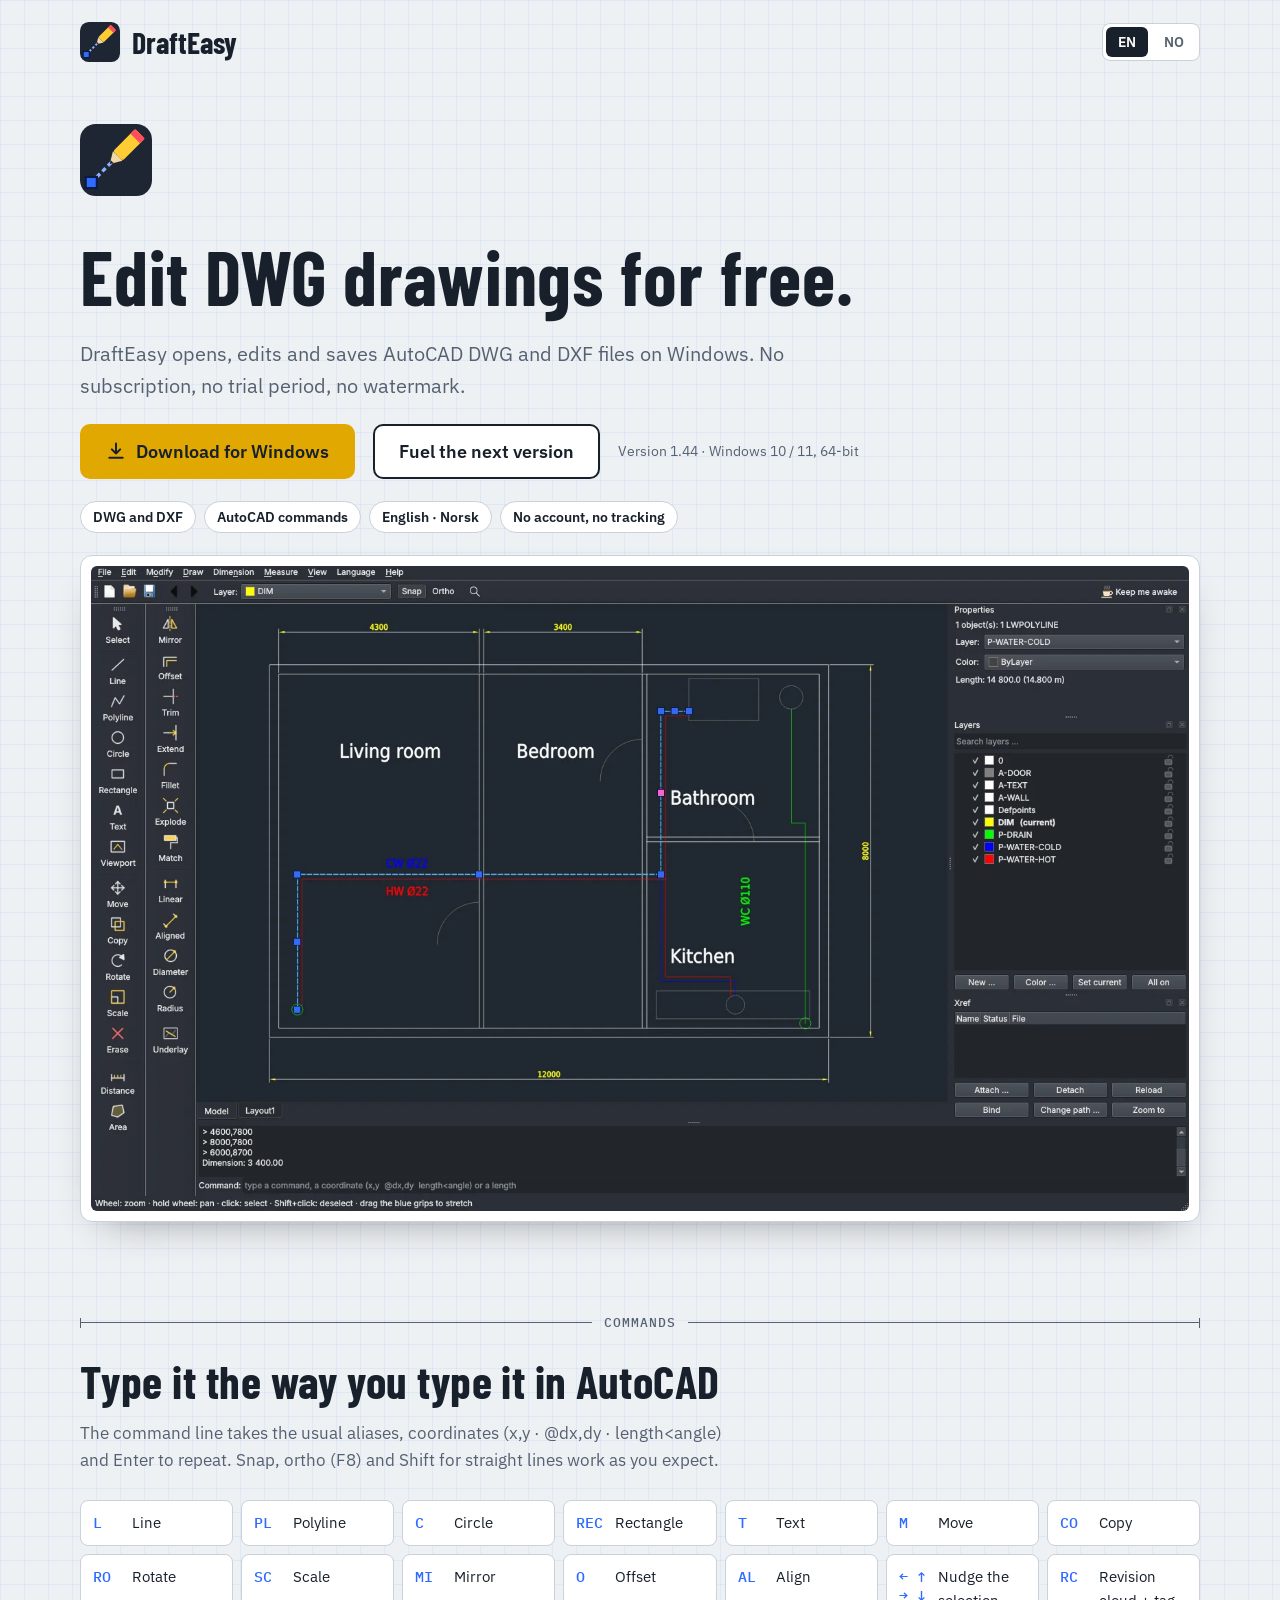
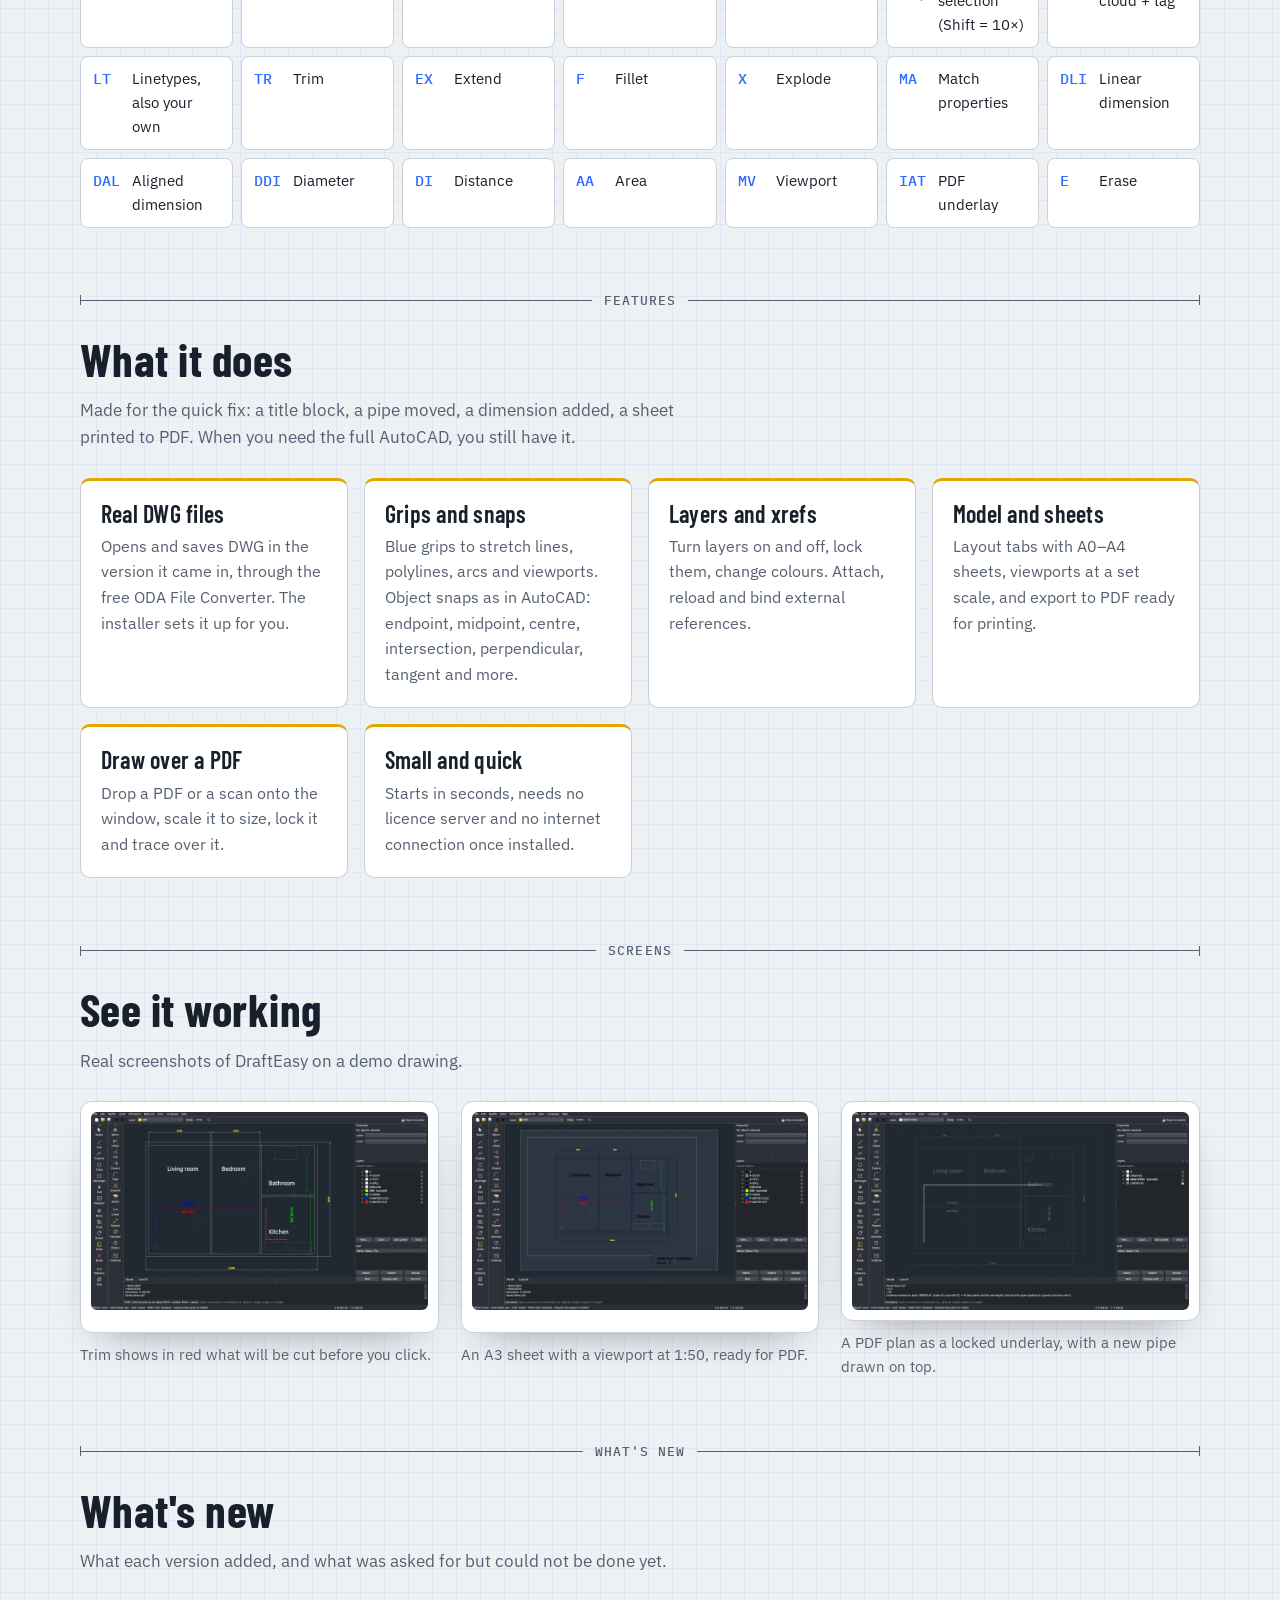
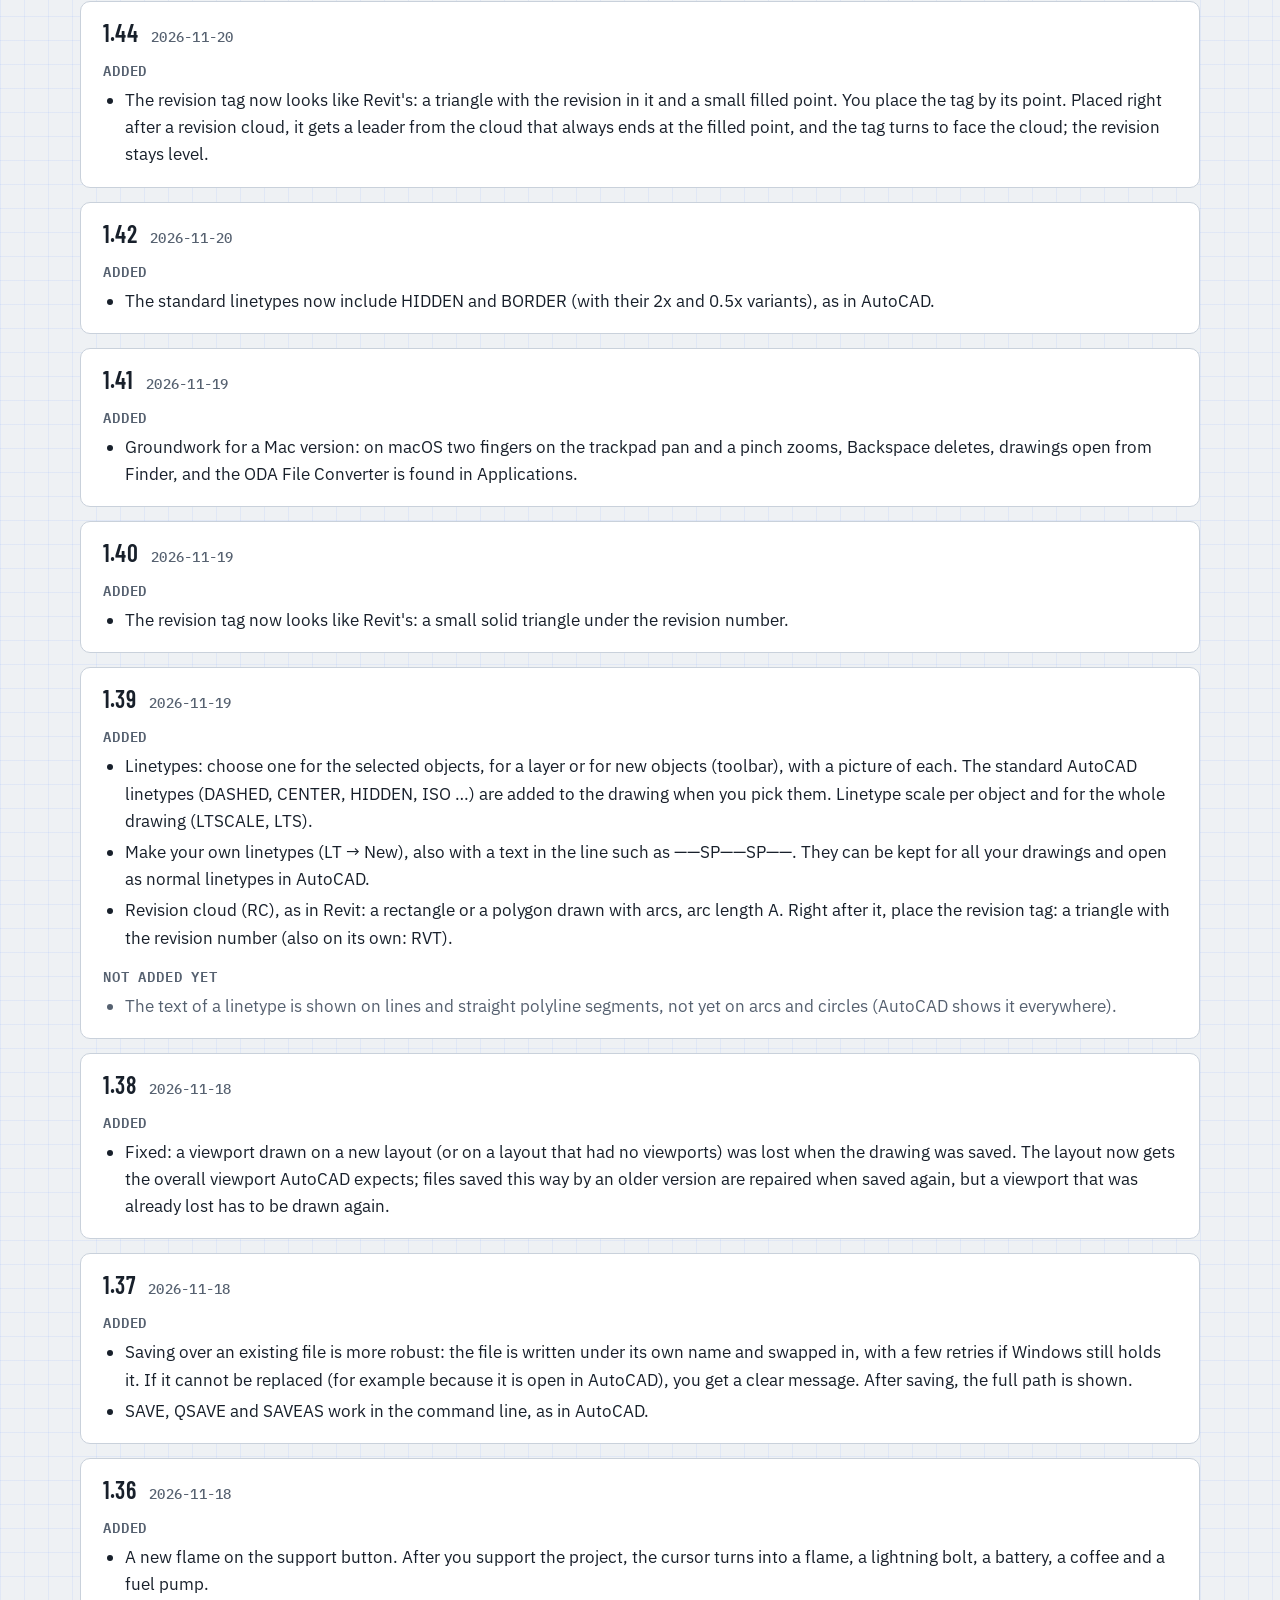
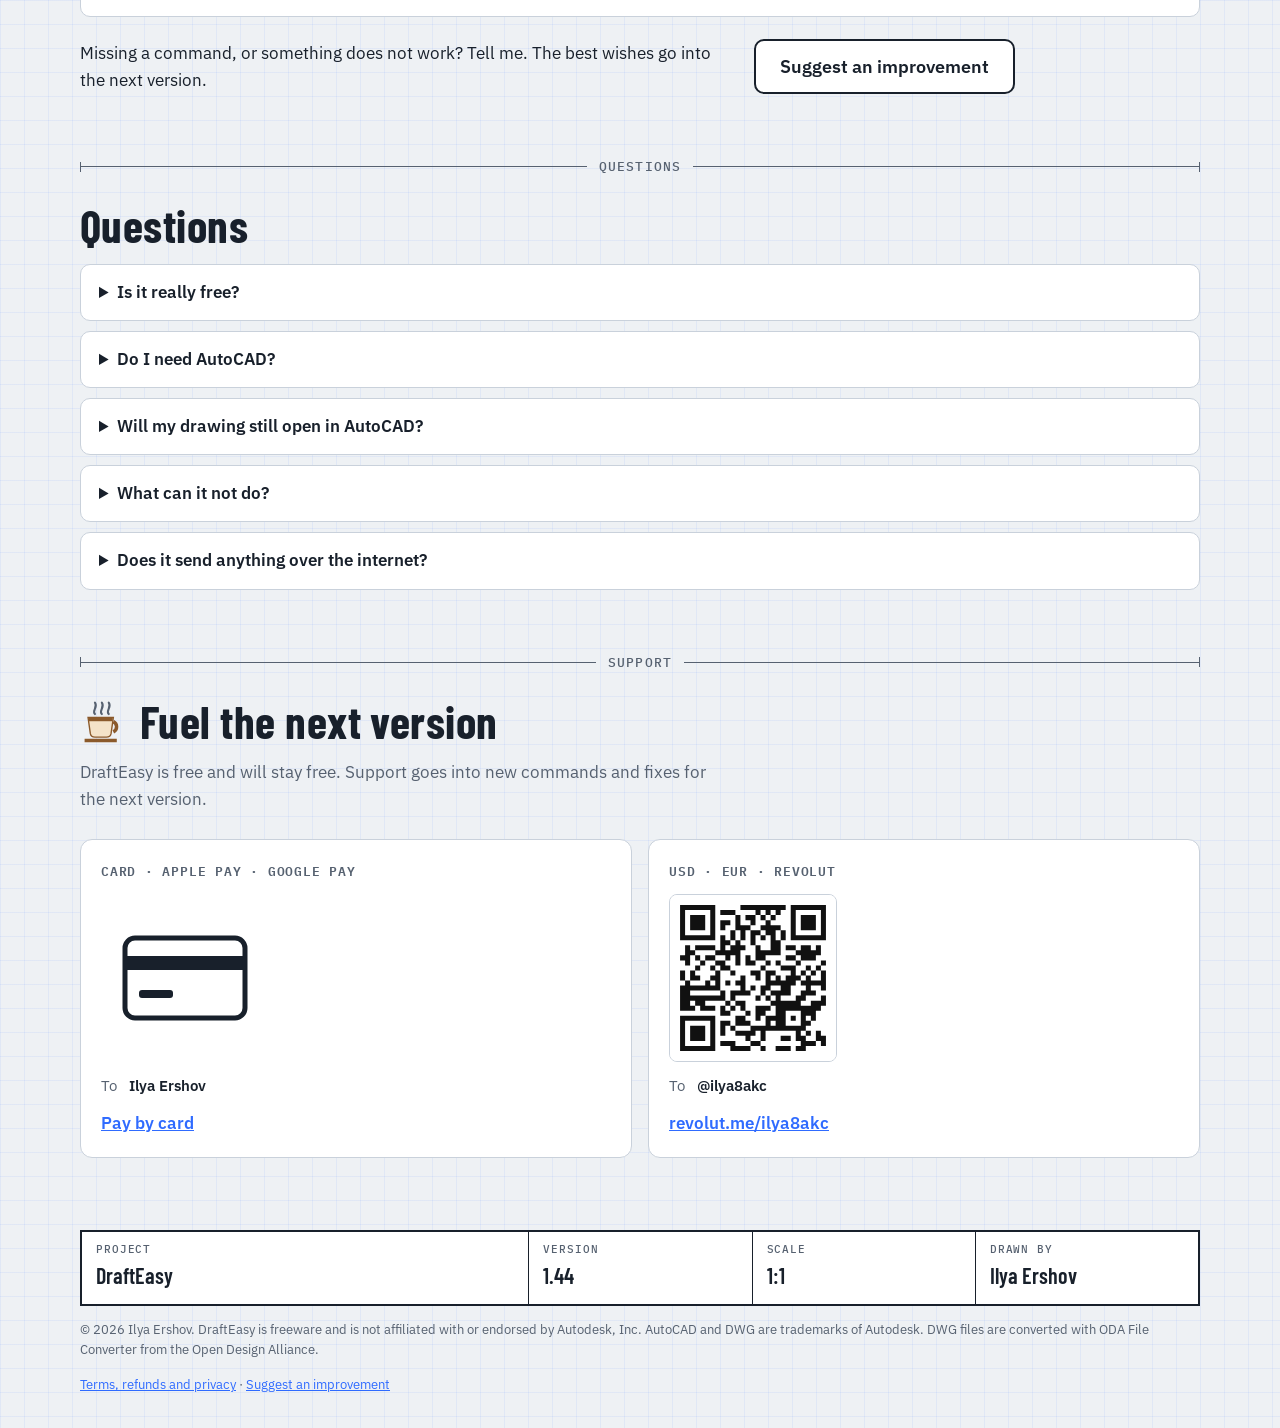
<file: index.html>
<!DOCTYPE html>
<html lang="en">
<head>
<meta charset="utf-8">
<meta name="viewport" content="width=device-width, initial-scale=1">
<title>DraftEasy · free DWG and DXF editor for Windows</title>
<meta name="description" content="DraftEasy is a free, simple DWG and DXF editor for Windows. Open, edit and save AutoCAD drawings with AutoCAD-style commands. No subscription, no trial, no watermark.">
<link rel="icon" type="image/png" href="img/icon-64.png">
<link rel="apple-touch-icon" href="img/icon-180.png">
<link rel="preconnect" href="https://fonts.googleapis.com">
<link rel="preconnect" href="https://fonts.gstatic.com" crossorigin>
<link href="https://fonts.googleapis.com/css2?family=Barlow+Condensed:wght@500;600;700&family=IBM+Plex+Sans:wght@400;500;600&family=IBM+Plex+Mono:wght@500&display=swap" rel="stylesheet">
<link rel="stylesheet" href="style.css">
</head>
<body>
<header>
  <div class="wrap">
    <nav class="crumbs"><a class="brand" href="#top"><img src="img/icon.svg" alt="" width="40" height="40">DraftEasy</a></nav>
    <div class="langs" role="group" aria-label="Language">
      <button type="button" data-lang="en" aria-pressed="true">EN</button>
      <button type="button" data-lang="no" aria-pressed="false">NO</button>
    </div>
  </div>
</header>

<main class="wrap" id="top">
  <section class="hero">
    <img class="heroicon" src="img/icon.svg" width="72" height="72" alt="">
    <h1 data-i18n="h1">Edit DWG drawings for free.</h1>
    <p class="lead" data-i18n="lead">DraftEasy opens, edits and saves AutoCAD DWG and DXF files on Windows. No subscription, no trial period, no watermark.</p>
    <div class="cta">
      <a class="btn primary" id="download" href="#">
        <svg viewBox="0 0 24 24" fill="none" stroke="currentColor" stroke-width="2.4" stroke-linecap="round" stroke-linejoin="round" aria-hidden="true"><path d="M12 3v12m0 0-5-5m5 5 5-5M4 20h16"/></svg>
        <span data-i18n="download">Download for Windows</span>
      </a>
      <a class="btn" href="#support" data-i18n="coffee-btn">Fuel the next version</a>
      <small><span data-i18n="version">Version</span> <span class="ver"></span> · Windows 10 / 11, 64-bit</small>
    </div>
    <ul class="facts">
      <li data-i18n="f1">DWG and DXF</li>
      <li data-i18n="f2">AutoCAD commands</li>
      <li data-i18n="f3">English · Norsk</li>
      <li data-i18n="f4">No account, no tracking</li>
    </ul>
    <figure class="frame">
      <img src="img/shot-model.webp" width="1600" height="940" alt="DraftEasy with a plumbing plan: a selected pipe shows its blue grips, dimensions along the walls, the Layers panel on the right." data-i18n-alt="alt-model">
    </figure>
  </section>

  <div class="dim" aria-hidden="true"><span data-i18n="d-commands">commands</span></div>
  <section id="commands">
    <h2 data-i18n="cmd-h">Type it the way you type it in AutoCAD</h2>
    <p class="intro" data-i18n="cmd-p">The command line takes the usual aliases, coordinates (x,y · @dx,dy · length&lt;angle) and Enter to repeat. Snap, ortho (F8) and Shift for straight lines work as you expect.</p>
    <div class="cmds">
      <div class="cmd"><b>L</b><span data-i18n="c-l">Line</span></div>
      <div class="cmd"><b>PL</b><span data-i18n="c-pl">Polyline</span></div>
      <div class="cmd"><b>C</b><span data-i18n="c-c">Circle</span></div>
      <div class="cmd"><b>REC</b><span data-i18n="c-rec">Rectangle</span></div>
      <div class="cmd"><b>T</b><span data-i18n="c-t">Text</span></div>
      <div class="cmd"><b>M</b><span data-i18n="c-m">Move</span></div>
      <div class="cmd"><b>CO</b><span data-i18n="c-co">Copy</span></div>
      <div class="cmd"><b>RO</b><span data-i18n="c-ro">Rotate</span></div>
      <div class="cmd"><b>SC</b><span data-i18n="c-sc">Scale</span></div>
      <div class="cmd"><b>MI</b><span data-i18n="c-mi">Mirror</span></div>
      <div class="cmd"><b>O</b><span data-i18n="c-o">Offset</span></div>
      <div class="cmd"><b>AL</b><span data-i18n="c-al">Align</span></div>
      <div class="cmd"><b>← ↑ → ↓</b><span data-i18n="c-nudge">Nudge the selection (Shift = 10×)</span></div>
      <div class="cmd"><b>RC</b><span data-i18n="c-rc">Revision cloud + tag</span></div>
      <div class="cmd"><b>LT</b><span data-i18n="c-lt">Linetypes, also your own</span></div>
      <div class="cmd"><b>TR</b><span data-i18n="c-tr">Trim</span></div>
      <div class="cmd"><b>EX</b><span data-i18n="c-ex">Extend</span></div>
      <div class="cmd"><b>F</b><span data-i18n="c-f">Fillet</span></div>
      <div class="cmd"><b>X</b><span data-i18n="c-x">Explode</span></div>
      <div class="cmd"><b>MA</b><span data-i18n="c-ma">Match properties</span></div>
      <div class="cmd"><b>DLI</b><span data-i18n="c-dli">Linear dimension</span></div>
      <div class="cmd"><b>DAL</b><span data-i18n="c-dal">Aligned dimension</span></div>
      <div class="cmd"><b>DDI</b><span data-i18n="c-ddi">Diameter</span></div>
      <div class="cmd"><b>DI</b><span data-i18n="c-di">Distance</span></div>
      <div class="cmd"><b>AA</b><span data-i18n="c-aa">Area</span></div>
      <div class="cmd"><b>MV</b><span data-i18n="c-mv">Viewport</span></div>
      <div class="cmd"><b>IAT</b><span data-i18n="c-iat">PDF underlay</span></div>
      <div class="cmd"><b>E</b><span data-i18n="c-e">Erase</span></div>
    </div>
  </section>

  <div class="dim" aria-hidden="true"><span data-i18n="d-features">features</span></div>
  <section id="features">
    <h2 data-i18n="feat-h">What it does</h2>
    <p class="intro" data-i18n="feat-p">Made for the quick fix: a title block, a pipe moved, a dimension added, a sheet printed to PDF. When you need the full AutoCAD, you still have it.</p>
    <div class="features">
      <div class="feature"><h3 data-i18n="ft1-h">Real DWG files</h3><p data-i18n="ft1-p">Opens and saves DWG in the version it came in, through the free ODA File Converter. The installer sets it up for you.</p></div>
      <div class="feature"><h3 data-i18n="ft2-h">Grips and snaps</h3><p data-i18n="ft2-p">Blue grips to stretch lines, polylines, arcs and viewports. Object snaps as in AutoCAD: endpoint, midpoint, centre, intersection, perpendicular, tangent and more.</p></div>
      <div class="feature"><h3 data-i18n="ft3-h">Layers and xrefs</h3><p data-i18n="ft3-p">Turn layers on and off, lock them, change colours. Attach, reload and bind external references.</p></div>
      <div class="feature"><h3 data-i18n="ft4-h">Model and sheets</h3><p data-i18n="ft4-p">Layout tabs with A0–A4 sheets, viewports at a set scale, and export to PDF ready for printing.</p></div>
      <div class="feature"><h3 data-i18n="ft5-h">Draw over a PDF</h3><p data-i18n="ft5-p">Drop a PDF or a scan onto the window, scale it to size, lock it and trace over it.</p></div>
      <div class="feature"><h3 data-i18n="ft6-h">Small and quick</h3><p data-i18n="ft6-p">Starts in seconds, needs no licence server and no internet connection once installed.</p></div>
    </div>
  </section>

  <div class="dim" aria-hidden="true"><span data-i18n="d-screens">screens</span></div>
  <section id="screens">
    <h2 data-i18n="scr-h">See it working</h2>
    <p class="intro" data-i18n="scr-p">Real screenshots of DraftEasy on a demo drawing.</p>
    <div class="gallery">
      <figure><div class="frame"><img src="img/shot-trim.webp" width="1600" height="940" loading="lazy" alt="The Trim command shows in red the part of a pipe that will be cut away." data-i18n-alt="alt-trim"></div><figcaption data-i18n="cap-trim">Trim shows in red what will be cut before you click.</figcaption></figure>
      <figure><div class="frame"><img src="img/shot-sheet.webp" width="1600" height="940" loading="lazy" alt="An A3 sheet with a viewport at 1:50 and a title block." data-i18n-alt="alt-sheet"></div><figcaption data-i18n="cap-sheet">An A3 sheet with a viewport at 1:50, ready for PDF.</figcaption></figure>
      <figure><div class="frame"><img src="img/shot-underlay.webp" width="1600" height="940" loading="lazy" alt="A PDF plan as a faded underlay on a locked layer, with a new pipe drawn over it." data-i18n-alt="alt-underlay"></div><figcaption data-i18n="cap-underlay">A PDF plan as a locked underlay, with a new pipe drawn on top.</figcaption></figure>
    </div>
  </section>

  <div class="dim" aria-hidden="true"><span data-i18n="d-news">what's new</span></div>
  <section id="news">
    <h2 data-i18n="news-h">What's new</h2>
    <p class="intro" data-i18n="news-p">What each version added, and what was asked for but could not be done yet.</p>
    <div class="changelog" id="changelog"></div>
    <div class="feedback-cta">
      <p data-i18n="fb-p">Missing a command, or something does not work? Tell me. The best wishes go into the next version.</p>
      <a class="btn" id="feedback-link" href="feedback/" data-i18n="fb-btn">Suggest an improvement</a>
    </div>
  </section>

  <div class="dim" aria-hidden="true"><span data-i18n="d-faq">questions</span></div>
  <section id="faq">
    <h2 data-i18n="faq-h">Questions</h2>
    <div class="faq">
      <details><summary data-i18n="q1">Is it really free?</summary><p data-i18n="a1">Yes, for private and commercial work. There is no paid version. If it saves you time, you can fuel the next version.</p></details>
      <details><summary data-i18n="q2">Do I need AutoCAD?</summary><p data-i18n="a2">No. DraftEasy works on its own. For DWG files it uses ODA File Converter, a free program from the Open Design Alliance; the installer offers to install it. ODA File Converter has its own licence terms, set by Open Design Alliance; check them if you use DWG files at work. DXF files need no converter.</p></details>
      <details><summary data-i18n="q3">Will my drawing still open in AutoCAD?</summary><p data-i18n="a3">Yes. DraftEasy saves standard DWG and DXF in the version the file had, and keeps a .bak copy when it saves over a file. Keep backups of important drawings, as with any program.</p></details>
      <details><summary data-i18n="q4">What can it not do?</summary><p data-i18n="a4">It is a 2D editor: no 3D, no dynamic blocks or sheet sets. Hatching works inside closed polylines, rectangles and circles. See below what is new and what is not done yet.</p></details>
      <details><summary data-i18n="q5">Does it send anything over the internet?</summary><p data-i18n="a5">No. There is no account, no tracking and no automatic updates. The only internet use is installing ODA File Converter, and only if you choose it.</p></details>
    </div>
  </section>

  <div class="dim" aria-hidden="true"><span data-i18n="d-support">support</span></div>
  <section id="support">
    <div class="support-head">
      <svg viewBox="0 0 40 40" aria-hidden="true"><path d="M7 17h22l-2 14q-.5 3-4 3H13q-3.5 0-4-3Z" fill="#f4e3c8" stroke="#8b5a2b" stroke-width="1.2"/><rect x="7.6" y="17" width="20.8" height="3.2" fill="#8b5a2b"/><path d="M29 20.5a5 5 0 0 1 0 9" fill="none" stroke="#8b5a2b" stroke-width="3"/><path d="M4 37h28" stroke="#8b5a2b" stroke-width="3"/><path d="M13 14c-3-3 3-6 0-10M19 14c-3-3 3-6 0-10M25 14c-3-3 3-6 0-10" fill="none" stroke="var(--muted)" stroke-width="1.8" stroke-linecap="round"/></svg>
      <h2 data-i18n="sup-h">Fuel the next version</h2>
    </div>
    <p class="intro" data-i18n="sup-p">DraftEasy is free and will stay free. Support goes into new commands and fixes for the next version.</p>
    <div class="pay">
      <div class="card" id="card-stripe" hidden>
        <span class="cur">CARD · APPLE PAY · GOOGLE PAY</span>
        <svg class="qr" viewBox="0 0 168 168" width="168" height="168" aria-hidden="true"><rect x="24" y="44" width="120" height="80" rx="10" fill="none" stroke="currentColor" stroke-width="5"/><rect x="24" y="62" width="120" height="14" fill="currentColor"/><rect x="38" y="96" width="34" height="8" rx="3" fill="currentColor"/></svg>
        <dl><dt data-i18n="to">To</dt><dd>Ilya Ershov</dd></dl>
        <a class="pay-link" id="stripe-link" href="#" data-i18n="pay-card">Pay by card</a>
      </div>
      <div class="card">
        <span class="cur">USD · EUR · REVOLUT</span>
        <img class="qr" src="img/qr-revolut.svg" width="168" height="168" alt="QR code for Revolut" data-i18n-alt="alt-qr-revolut">
        <dl><dt data-i18n="to">To</dt><dd>@ilya8akc</dd></dl>
        <a class="pay-link" href="https://revolut.me/ilya8akc">revolut.me/ilya8akc</a>
      </div>
    </div>
  </section>
</main>

<footer class="wrap">
  <div class="titleblock">
    <div><small data-i18n="tb-project">Project</small><strong>DraftEasy</strong></div>
    <div><small data-i18n="tb-version">Version</small><strong class="ver"></strong></div>
    <div><small data-i18n="tb-scale">Scale</small><strong>1:1</strong></div>
    <div><small data-i18n="tb-drawn">Drawn by</small><strong>Ilya Ershov</strong></div>
  </div>
  <p class="legal" data-i18n="legal">© 2026 Ilya Ershov. DraftEasy is freeware and is not affiliated with or endorsed by Autodesk, Inc. AutoCAD and DWG are trademarks of Autodesk. DWG files are converted with ODA File Converter from the Open Design Alliance.</p>
  <p class="legal"><a href="terms/" data-i18n="terms-link">Terms, refunds and privacy</a> · <a href="feedback/" data-i18n="fb-btn">Suggest an improvement</a></p>
</footer>

<script src="changelog.js"></script>
<script>
// ---- settings: change these when a new version is published ----------------
const VERSION = "1.44";
const DOWNLOAD_URL = "https://github.com/sparepilot/drafteasy.no/releases/download/v1.44/DraftEasy_Setup_1.44.exe";   // GitHub release: tag v1.44 with this file attached
// Stripe Payment Link (https://buy.stripe.com/...). While empty, the card payment box is hidden.
const STRIPE_URL = "https://buy.stripe.com/eVq3cv5sldar5Cngop4Rq00";

const T = {
  no: {
    "h1": "Rediger DWG-tegninger gratis.",
    "lead": "DraftEasy åpner, redigerer og lagrer AutoCAD DWG- og DXF-filer i Windows. Ingen abonnement, ingen prøveperiode, ingen vannmerke.",
    "download": "Last ned for Windows", "coffee-btn": "Fuel the next version", "version": "Versjon",
    "f1": "DWG og DXF", "f2": "AutoCAD-kommandoer", "f4": "Ingen konto, ingen sporing",
    "alt-model": "DraftEasy med en VVS-plan: et valgt rør viser blå grep, mål langs veggene, Lag-panelet til høyre.",
    "d-commands": "kommandoer", "cmd-h": "Skriv som du gjør i AutoCAD",
    "cmd-p": "Kommandolinjen tar de vanlige forkortelsene, koordinater (x,y · @dx,dy · lengde<vinkel) og Enter for å gjenta. Snap, ortho (F8) og Shift for rette linjer virker som du venter.",
    "c-l": "Linje", "c-pl": "Polylinje", "c-c": "Sirkel", "c-rec": "Rektangel", "c-t": "Tekst", "c-m": "Flytt", "c-co": "Kopier",
    "c-ro": "Roter", "c-sc": "Skaler", "c-mi": "Speil", "c-o": "Forskyv", "c-al": "Juster", "c-nudge": "Flytt utvalget (Shift = 10×)", "c-rc": "Revisjonssky + merke", "c-lt": "Linjetyper, også egne", "c-tr": "Trim", "c-ex": "Forleng", "c-f": "Avrund",
    "c-x": "Spreng", "c-ma": "Kopier egenskaper", "c-dli": "Lineært mål", "c-dal": "Justert mål", "c-ddi": "Diameter",
    "c-di": "Avstand", "c-aa": "Areal", "c-mv": "Visningsvindu", "c-iat": "PDF-underlag", "c-e": "Slett",
    "d-features": "funksjoner", "feat-h": "Hva den gjør",
    "feat-p": "Laget for de raske endringene: et tittelfelt, et rør som flyttes, et mål som legges til, et ark skrevet ut til PDF. Trenger du hele AutoCAD, har du det fortsatt.",
    "ft1-h": "Ekte DWG-filer", "ft1-p": "Åpner og lagrer DWG i versjonen filen hadde, med det gratis programmet ODA File Converter. Installasjonen setter det opp for deg.",
    "ft2-h": "Grep og snap", "ft2-p": "Blå grep for å strekke linjer, polylinjer, buer og visningsvinduer. Objektsnap som i AutoCAD: endepunkt, midtpunkt, senter, skjæring, vinkelrett, tangent og mer.",
    "ft3-h": "Lag og xref", "ft3-p": "Slå lag av og på, lås dem, endre farger. Legg til, last inn på nytt og bind eksterne referanser.",
    "ft4-h": "Modell og ark", "ft4-p": "Layout-faner med A0–A4-ark, visningsvinduer i fast målestokk og eksport til PDF klar for utskrift.",
    "ft5-h": "Tegn over en PDF", "ft5-p": "Dra en PDF eller et skann inn i vinduet, skaler det til riktig størrelse, lås det og tegn over.",
    "ft6-h": "Liten og rask", "ft6-p": "Starter på sekunder, trenger ingen lisensserver og ingen internettforbindelse når den er installert.",
    "d-screens": "skjermbilder", "scr-h": "Slik ser det ut", "scr-p": "Ekte skjermbilder av DraftEasy med en demotegning.",
    "cap-trim": "Trim viser i rødt hva som kuttes før du klikker.", "cap-sheet": "Et A3-ark med visningsvindu i 1:50, klart for PDF.",
    "cap-underlay": "En PDF-plan som låst underlag, med et nytt rør tegnet over.",
    "alt-trim": "Trim-kommandoen viser i rødt delen av et rør som kuttes bort.", "alt-sheet": "Et A3-ark med visningsvindu i 1:50 og tittelfelt.",
    "alt-underlay": "En PDF-plan som tonet underlag på et låst lag, med et nytt rør tegnet over.",
    "pay-card": "Betal med kort", "terms-link": "Vilkår, refusjon og personvern", "d-news": "nytt", "news-h": "Nytt i DraftEasy", "news-p": "Hva hver versjon har fått, og hva som er ønsket, men ikke er gjort ennå.",
    "fb-p": "Savner du en kommando, eller virker noe ikke? Si fra. De beste ønskene kommer med i neste versjon.", "fb-btn": "Foreslå en forbedring",
    "added": "Lagt til", "notyet": "Ikke lagt til ennå",
    "d-faq": "spørsmål", "faq-h": "Spørsmål",
    "q1": "Er det virkelig gratis?", "a1": "Ja, både privat og i jobb. Det finnes ingen betalt versjon. Sparer den deg tid, kan du støtte neste versjon.",
    "q2": "Trenger jeg AutoCAD?", "a2": "Nei. DraftEasy fungerer på egen hånd. For DWG-filer bruker den ODA File Converter, et gratis program fra Open Design Alliance; installasjonen tilbyr å installere det. ODA File Converter har egne lisensvilkår fra Open Design Alliance; sjekk dem hvis du bruker DWG-filer i jobben. DXF-filer trenger ingen konverterer.",
    "q3": "Åpnes tegningen fortsatt i AutoCAD?", "a3": "Ja. DraftEasy lagrer vanlig DWG og DXF i versjonen filen hadde, og tar en .bak-kopi når den lagrer over en fil. Ta sikkerhetskopier av viktige tegninger, som med alle programmer.",
    "q4": "Hva kan den ikke?", "a4": "Det er en 2D-editor: ikke 3D, ikke dynamiske blokker eller arksett. Skravur virker inne i lukkede polylinjer, rektangler og sirkler. Se nedenfor hva som er nytt og hva som ikke er gjort ennå.",
    "q5": "Sender den noe over internett?", "a5": "Nei. Ingen konto, ingen sporing og ingen automatiske oppdateringer. Internett brukes bare til å installere ODA File Converter, og bare hvis du velger det.",
    "d-support": "støtte", "sup-h": "Fuel the next version", "sup-p": "DraftEasy er gratis og forblir gratis. Støtten går til nye kommandoer og rettelser i neste versjon.",
    "to": "Til", "phone": "Telefon", "bank": "Bank", "open-vipps": "Åpne i Vipps", "open-sbp": "Åpne betalingssiden",
    "alt-qr-vipps": "QR-kode for Vipps", "alt-qr-revolut": "QR-kode for Revolut", "alt-qr-sbp": "QR-kode for overføring via T-Bank eller Sberbank",
    "tb-project": "Prosjekt", "tb-version": "Versjon", "tb-scale": "Målestokk", "tb-drawn": "Tegnet av",
    "legal": "© 2026 Ilya Ershov. DraftEasy er gratisprogram og har ingen tilknytning til Autodesk, Inc. AutoCAD og DWG er varemerker for Autodesk. DWG-filer konverteres med ODA File Converter fra Open Design Alliance."
  }
};

const nodes = [...document.querySelectorAll("[data-i18n]")];
const altNodes = [...document.querySelectorAll("[data-i18n-alt]")];
const EN = {}, EN_ALT = {};
nodes.forEach(n => { EN[n.dataset.i18n] = n.textContent; });
altNodes.forEach(n => { EN_ALT[n.dataset.i18nAlt] = n.alt; });

const EN_WORDS = { added: "Added", notyet: "Not added yet" };
function esc(t) { return String(t).replace(/[&<>"]/g, c => ({ "&": "&amp;", "<": "&lt;", ">": "&gt;", '"': "&quot;" }[c])); }
function renderChangelog(lang) {
  const box = document.getElementById("changelog");
  if (!box || typeof CHANGELOG === "undefined") return;
  const word = k => (T[lang] || {})[k] ?? EN_WORDS[k];
  const list = (e, k) => (e[k] && (e[k][lang] || e[k].en)) || [];
  box.innerHTML = CHANGELOG.slice(0, 8).map(e => {
    const add = list(e, "added"), later = list(e, "not_yet");
    return `<article class="release"><h3>${esc(e.version)} <small>${esc(e.date)}</small></h3>`
      + (add.length ? `<h4>${esc(word("added"))}</h4><ul>${add.map(t => `<li>${esc(t)}</li>`).join("")}</ul>` : "")
      + (later.length ? `<h4 class="later">${esc(word("notyet"))}</h4><ul class="later">${later.map(t => `<li>${esc(t)}</li>`).join("")}</ul>` : "")
      + `</article>`;
  }).join("");
}

function setLang(lang) {
  renderChangelog(lang);
  const d = T[lang] || {};
  nodes.forEach(n => { n.textContent = d[n.dataset.i18n] ?? EN[n.dataset.i18n]; });
  altNodes.forEach(n => { n.alt = d[n.dataset.i18nAlt] ?? EN_ALT[n.dataset.i18nAlt]; });
  document.documentElement.lang = lang === "no" ? "nb" : lang;
  document.querySelectorAll(".langs button").forEach(b => b.setAttribute("aria-pressed", String(b.dataset.lang === lang)));
  try { localStorage.setItem("lang", lang); } catch (e) { /* storage is optional */ }
}

document.querySelectorAll(".ver").forEach(n => { n.textContent = VERSION; });
document.getElementById("download").href = DOWNLOAD_URL;
if (STRIPE_URL) { document.getElementById("stripe-link").href = STRIPE_URL; document.getElementById("card-stripe").hidden = false; }
document.getElementById("feedback-link").href = "feedback/?product=draftEasy&version=" + encodeURIComponent(VERSION);
document.querySelectorAll(".langs button").forEach(b => b.addEventListener("click", () => setLang(b.dataset.lang)));

let start = "en";
try { start = localStorage.getItem("lang") || ""; } catch (e) { start = ""; }
if (start && start !== "en" && !T[start]) start = "";
if (!start) {
  const nav = (navigator.language || "en").toLowerCase();
  start = /^(nb|nn|no)/.test(nav) ? "no" : "en";
}
setLang(start);
</script>
</body>
</html>
</file>
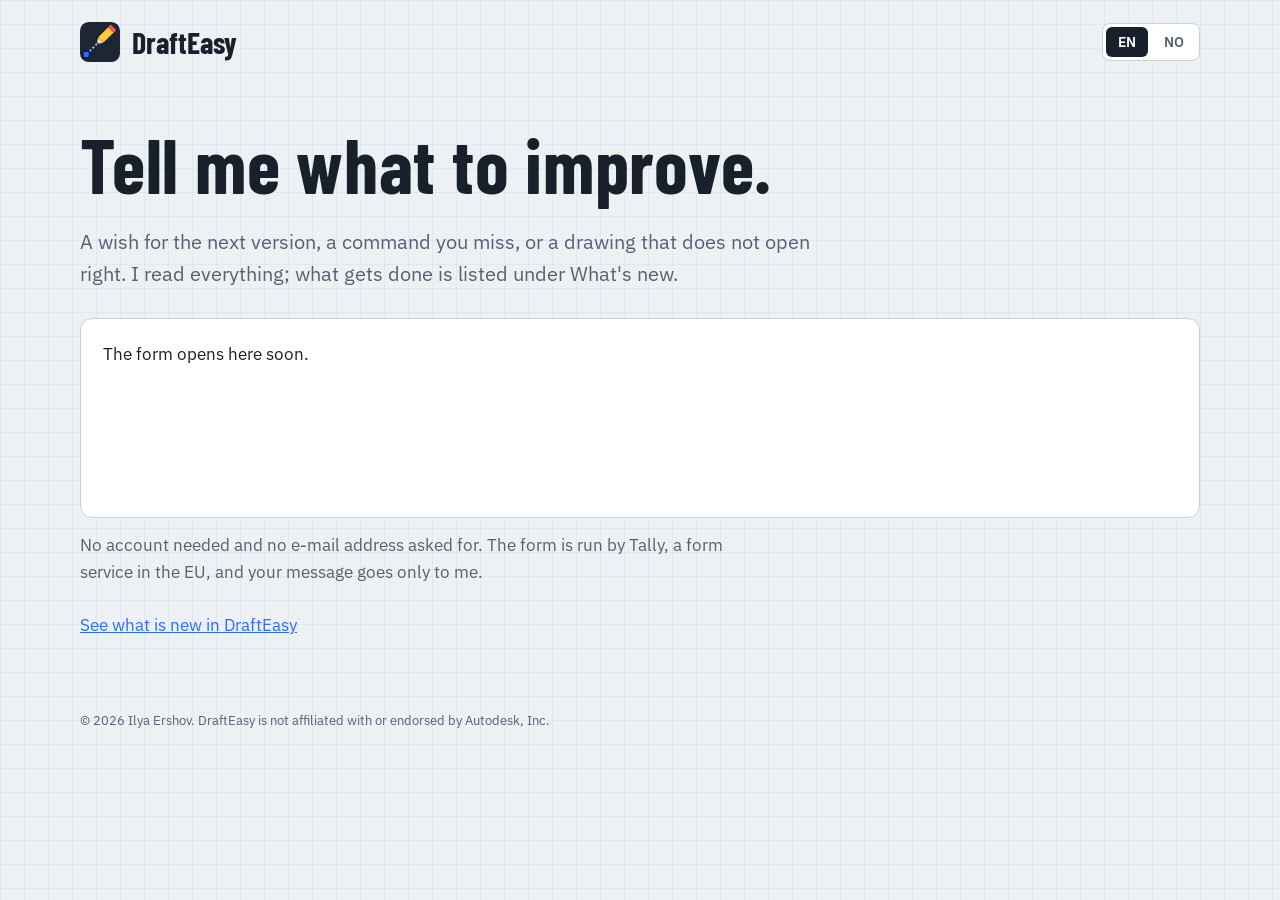
<file: feedback/index.html>
<!DOCTYPE html>
<html lang="en">
<head>
<meta charset="utf-8">
<meta name="viewport" content="width=device-width, initial-scale=1">
<title>Feedback · DraftEasy</title>
<meta name="description" content="Suggest an improvement or report a problem in DraftEasy.">
<link rel="icon" type="image/png" href="../img/icon-64.png">
<link rel="preconnect" href="https://fonts.googleapis.com">
<link rel="preconnect" href="https://fonts.gstatic.com" crossorigin>
<link href="https://fonts.googleapis.com/css2?family=Barlow+Condensed:wght@500;600;700&family=IBM+Plex+Sans:wght@400;500;600&family=IBM+Plex+Mono:wght@500&display=swap" rel="stylesheet">
<link rel="stylesheet" href="../style.css">
</head>
<body>
<header>
  <div class="wrap">
    <nav class="crumbs"><a class="brand" href="../"><img src="../img/icon.svg" alt="" width="40" height="40">DraftEasy</a></nav>
    <div class="langs" role="group" aria-label="Language">
      <button type="button" data-lang="en" aria-pressed="true">EN</button>
      <button type="button" data-lang="no" aria-pressed="false">NO</button>
    </div>
  </div>
</header>

<main class="wrap" id="top">
  <section class="hero">
    <h1 data-i18n="h1">Tell me what to improve.</h1>
    <p class="lead" data-i18n="lead">A wish for the next version, a command you miss, or a drawing that does not open right. I read everything; what gets done is listed under What's new.</p>
  </section>

  <section id="form">
    <div class="form-box" id="form-box">
      <p id="form-wait" data-i18n="wait">The form opens here soon.</p>
    </div>
    <p class="intro" style="margin-top:14px" data-i18n="privacy">No account needed and no e-mail address asked for. The form is run by Tally, a form service in the EU, and your message goes only to me.</p>
    <p><a href="../#news" data-i18n="news">See what is new in DraftEasy</a></p>
  </section>
</main>

<footer class="wrap">
  <p class="legal" data-i18n="legal">© 2026 Ilya Ershov. DraftEasy is not affiliated with or endorsed by Autodesk, Inc.</p>
</footer>

<script>
// ---- settings ------------------------------------------------------------------
// The id of the Tally form (the part after tally.so/r/). While it is empty the page says the form opens soon.
// The form gets hidden fields "product", "version" and "lang" from the page address.
const TALLY_FORM_ID = "";

const T = {
  no: {
    "h1": "Si hva som bør bli bedre.",
    "lead": "Et ønske til neste versjon, en kommando du savner, eller en tegning som ikke åpnes riktig. Jeg leser alt; det som blir gjort, står under Nytt.",
    "wait": "Skjemaet kommer her snart.",
    "privacy": "Ingen konto trengs, og du blir ikke spurt om e-post. Skjemaet driftes av Tally, en skjematjeneste i EU, og meldingen går bare til meg.",
    "news": "Se hva som er nytt i DraftEasy",
    "legal": "© 2026 Ilya Ershov. DraftEasy har ingen tilknytning til Autodesk, Inc."
  }
};

const nodes = [...document.querySelectorAll("[data-i18n]")];
const EN = {};
nodes.forEach(n => { EN[n.dataset.i18n] = n.textContent; });
let current = "en";

function showForm() {
  if (!TALLY_FORM_ID) return;
  const q = new URLSearchParams(location.search);
  const p = new URLSearchParams({ alignLeft: "1", hideTitle: "1", transparentBackground: "1", dynamicHeight: "1",
    product: q.get("product") || "", version: q.get("version") || "", lang: current });
  const box = document.getElementById("form-box");
  box.innerHTML = "";
  const f = document.createElement("iframe");
  f.src = "https://tally.so/embed/" + encodeURIComponent(TALLY_FORM_ID) + "?" + p.toString();
  f.title = "Feedback form"; f.loading = "lazy";
  box.appendChild(f);
}

function setLang(lang) {
  current = lang;
  const d = T[lang] || {};
  nodes.forEach(n => { n.textContent = d[n.dataset.i18n] ?? EN[n.dataset.i18n]; });
  document.documentElement.lang = lang === "no" ? "nb" : lang;
  document.querySelectorAll(".langs button").forEach(b => b.setAttribute("aria-pressed", String(b.dataset.lang === lang)));
  try { localStorage.setItem("lang", lang); } catch (e) { /* storage is optional */ }
}

document.querySelectorAll(".langs button").forEach(b => b.addEventListener("click", () => setLang(b.dataset.lang)));
let start = "en";
try { start = localStorage.getItem("lang") || ""; } catch (e) { start = ""; }
if (start && start !== "en" && !T[start]) start = "";
if (!start) {
  const nav = (navigator.language || "en").toLowerCase();
  start = /^(nb|nn|no)/.test(nav) ? "no" : "en";
}
setLang(start);
showForm();
</script>
</body>
</html>
</file>
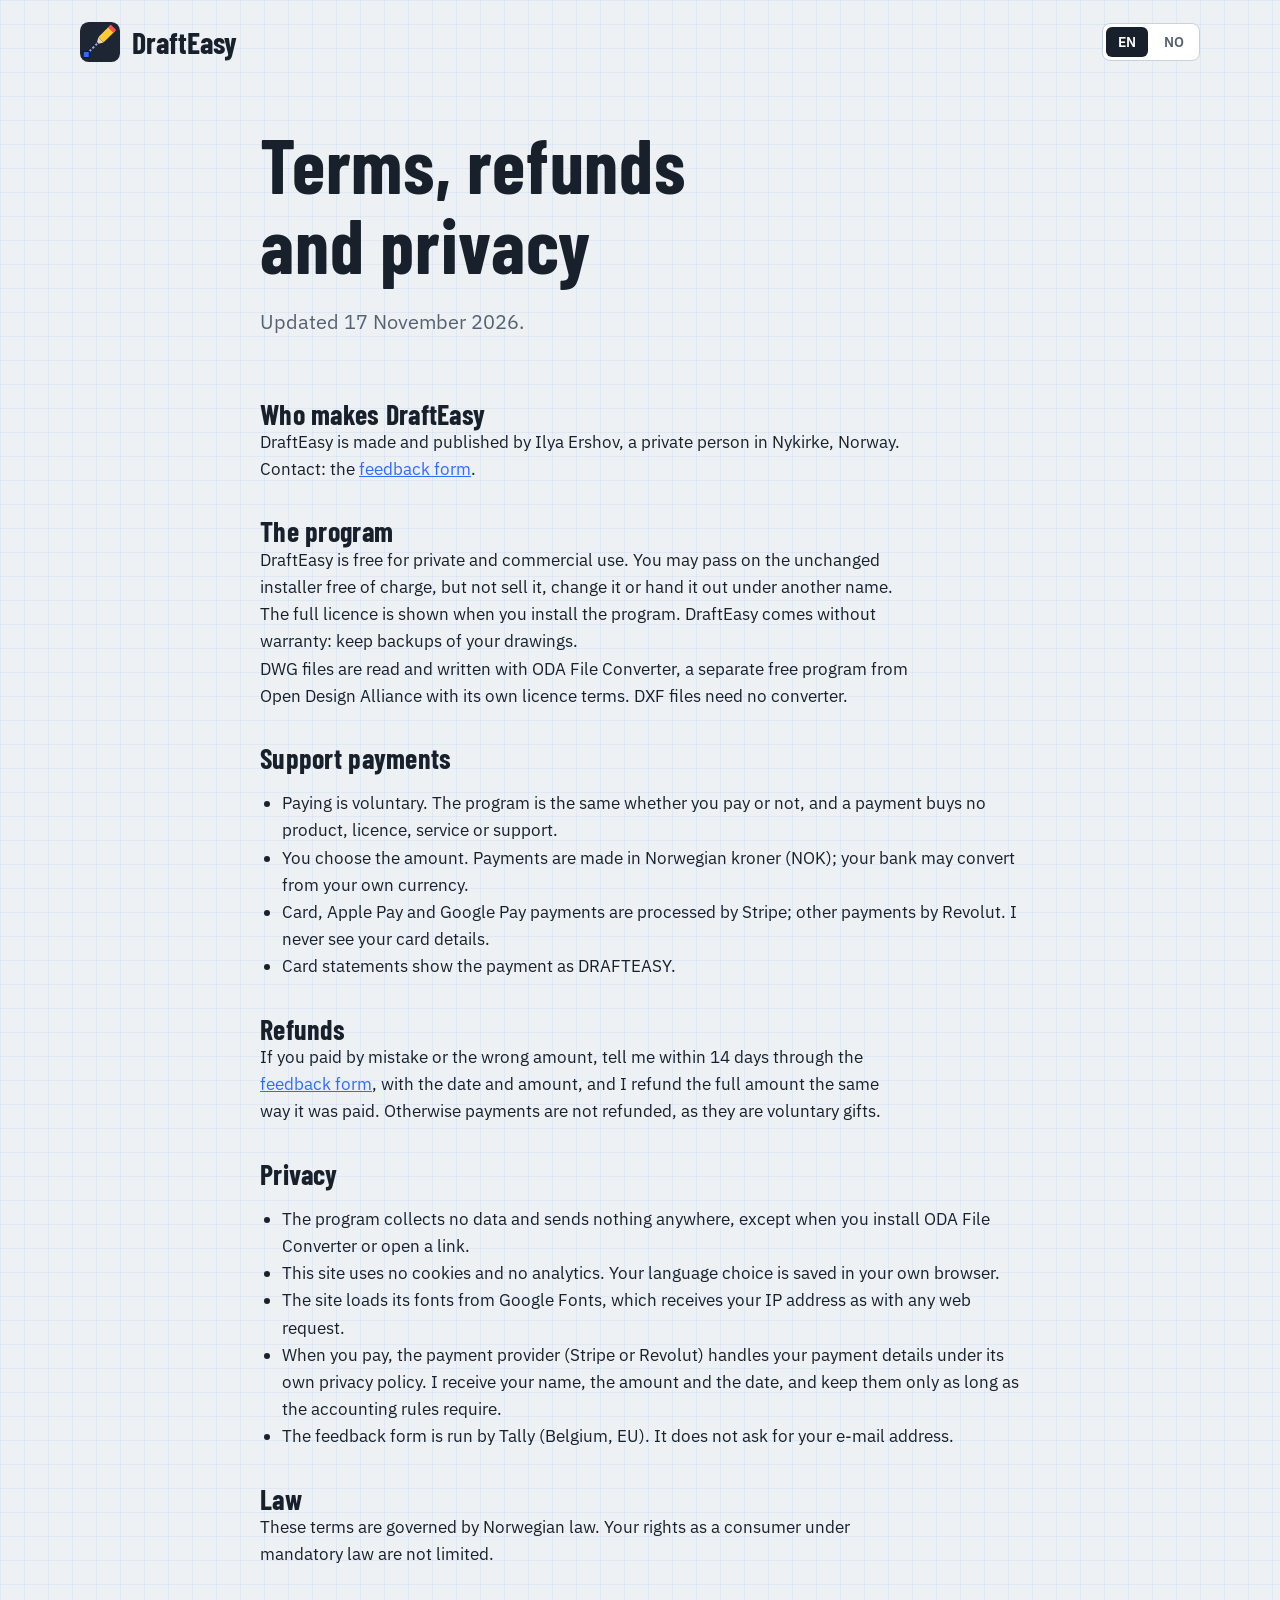
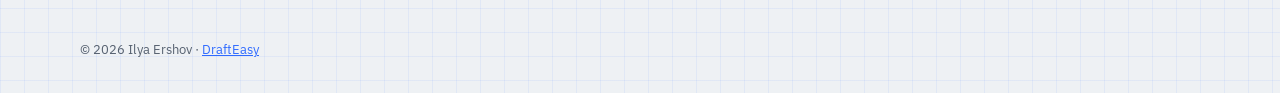
<file: terms/index.html>
<!DOCTYPE html>
<html lang="en">
<head>
<meta charset="utf-8">
<meta name="viewport" content="width=device-width, initial-scale=1">
<title>Terms, refunds and privacy · DraftEasy</title>
<meta name="description" content="Terms for using DraftEasy and for voluntary support payments, refunds and privacy.">
<link rel="icon" type="image/png" href="../img/icon-64.png">
<link rel="preconnect" href="https://fonts.googleapis.com">
<link rel="preconnect" href="https://fonts.gstatic.com" crossorigin>
<link href="https://fonts.googleapis.com/css2?family=Barlow+Condensed:wght@500;600;700&family=IBM+Plex+Sans:wght@400;500;600&family=IBM+Plex+Mono:wght@500&display=swap" rel="stylesheet">
<link rel="stylesheet" href="../style.css">
<style>
  .doc { max-width: 760px; }
  .doc h2 { margin-top: 34px; font-size: 28px; }
  .doc p, .doc li { line-height: 1.6; }
  .doc ul { padding-left: 22px; }
  [data-block][hidden] { display: none; }
</style>
</head>
<body>
<header>
  <div class="wrap">
    <nav class="crumbs"><a class="brand" href="../"><img src="../img/icon.svg" alt="" width="40" height="40">DraftEasy</a></nav>
    <div class="langs" role="group" aria-label="Language">
      <button type="button" data-lang="en" aria-pressed="true">EN</button>
      <button type="button" data-lang="no" aria-pressed="false">NO</button>
    </div>
  </div>
</header>

<main class="wrap doc" id="top">

<div data-block="en" lang="en">
  <section class="hero">
    <h1>Terms, refunds and privacy</h1>
    <p class="lead">Updated 17 November 2026.</p>
  </section>

  <h2>Who makes DraftEasy</h2>
  <p>DraftEasy is made and published by Ilya Ershov, a private person in Nykirke, Norway.</p>
  <p>Contact: the <a href="../feedback/">feedback form</a>.</p>

  <h2>The program</h2>
  <p>DraftEasy is free for private and commercial use. You may pass on the unchanged installer free of charge, but not sell it, change it or hand it out under another name. The full licence is shown when you install the program. DraftEasy comes without warranty: keep backups of your drawings.</p>
  <p>DWG files are read and written with ODA File Converter, a separate free program from Open Design Alliance with its own licence terms. DXF files need no converter.</p>

  <h2>Support payments</h2>
  <ul>
    <li>Paying is voluntary. The program is the same whether you pay or not, and a payment buys no product, licence, service or support.</li>
    <li>You choose the amount. Payments are made in Norwegian kroner (NOK); your bank may convert from your own currency.</li>
    <li>Card, Apple Pay and Google Pay payments are processed by Stripe; other payments by Revolut. I never see your card details.</li>
    <li>Card statements show the payment as DRAFTEASY.</li>
  </ul>

  <h2>Refunds</h2>
  <p>If you paid by mistake or the wrong amount, tell me within 14 days through the <a href="../feedback/">feedback form</a>, with the date and amount, and I refund the full amount the same way it was paid. Otherwise payments are not refunded, as they are voluntary gifts.</p>

  <h2>Privacy</h2>
  <ul>
    <li>The program collects no data and sends nothing anywhere, except when you install ODA File Converter or open a link.</li>
    <li>This site uses no cookies and no analytics. Your language choice is saved in your own browser.</li>
    <li>The site loads its fonts from Google Fonts, which receives your IP address as with any web request.</li>
    <li>When you pay, the payment provider (Stripe or Revolut) handles your payment details under its own privacy policy. I receive your name, the amount and the date, and keep them only as long as the accounting rules require.</li>
    <li>The feedback form is run by Tally (Belgium, EU). It does not ask for your e-mail address.</li>
  </ul>

  <h2>Law</h2>
  <p>These terms are governed by Norwegian law. Your rights as a consumer under mandatory law are not limited.</p>
</div>

<div data-block="no" lang="nb" hidden>
  <section class="hero">
    <h1>Vilkår, refusjon og personvern</h1>
    <p class="lead">Oppdatert 17. november 2026.</p>
  </section>

  <h2>Hvem lager DraftEasy</h2>
  <p>DraftEasy er laget og publisert av Ilya Ershov, privatperson i Nykirke.</p>
  <p>Kontakt: <a href="../feedback/">tilbakemeldingsskjemaet</a>.</p>

  <h2>Programmet</h2>
  <p>DraftEasy er gratis til privat bruk og i jobb. Du kan gi det uendrede installasjonsprogrammet videre gratis, men ikke selge det, endre det eller dele det ut under et annet navn. Hele lisensen vises når du installerer programmet. DraftEasy leveres uten garanti: ta sikkerhetskopi av tegningene dine.</p>
  <p>DWG-filer leses og lagres med ODA File Converter, et eget gratisprogram fra Open Design Alliance med egne lisensvilkår. DXF-filer trenger ingen konverterer.</p>

  <h2>Støttebetalinger</h2>
  <ul>
    <li>Det er frivillig å betale. Programmet er det samme om du betaler eller ikke, og en betaling kjøper ikke noe produkt, lisens, tjeneste eller brukerstøtte.</li>
    <li>Du velger beløpet selv. Betalinger skjer i norske kroner (NOK).</li>
    <li>Betalinger med kort, Apple Pay og Google Pay behandles av Stripe, andre betalinger av Revolut. Jeg ser aldri kortopplysningene dine.</li>
    <li>På kontoutskriften står betalingen som DRAFTEASY.</li>
  </ul>

  <h2>Refusjon</h2>
  <p>Har du betalt ved en feil eller feil beløp, si fra innen 14 dager via <a href="../feedback/">tilbakemeldingsskjemaet</a>, med dato og beløp, så betaler jeg tilbake hele beløpet samme vei. Ellers refunderes ikke betalinger, siden de er frivillige gaver.</p>

  <h2>Personvern</h2>
  <ul>
    <li>Programmet samler ikke inn data og sender ingenting noe sted, bortsett fra når du installerer ODA File Converter eller åpner en lenke.</li>
    <li>Nettsiden bruker ingen informasjonskapsler og ingen analyseverktøy. Språkvalget lagres i din egen nettleser.</li>
    <li>Nettsiden henter skrifttyper fra Google Fonts, som da får IP-adressen din, slik som ved enhver forespørsel på nettet.</li>
    <li>Når du betaler, behandler betalingstjenesten (Stripe eller Revolut) betalingsopplysningene etter sin egen personvernerklæring. Jeg får navn, beløp og dato, og tar vare på dem bare så lenge bokføringsreglene krever.</li>
    <li>Tilbakemeldingsskjemaet driftes av Tally (Belgia, EU). Det spør ikke etter e-postadressen din.</li>
  </ul>

  <h2>Lovvalg</h2>
  <p>Vilkårene følger norsk rett. Dine rettigheter som forbruker etter ufravikelig lov begrenses ikke.</p>
</div>

</main>

<footer class="wrap">
  <p class="legal">© 2026 Ilya Ershov · <a href="../">DraftEasy</a></p>
</footer>

<script>
function setLang(lang) {
  document.querySelectorAll("[data-block]").forEach(b => { b.hidden = b.dataset.block !== lang; });
  document.documentElement.lang = lang === "no" ? "nb" : "en";
  document.querySelectorAll(".langs button").forEach(b => b.setAttribute("aria-pressed", String(b.dataset.lang === lang)));
  try { localStorage.setItem("lang", lang); } catch (e) { /* storage is optional */ }
}
document.querySelectorAll(".langs button").forEach(b => b.addEventListener("click", () => setLang(b.dataset.lang)));
let start = "";
try { start = localStorage.getItem("lang") || ""; } catch (e) { start = ""; }
if (start !== "en" && start !== "no") start = /^(nb|nn|no)/.test((navigator.language || "").toLowerCase()) ? "no" : "en";
setLang(start);
</script>
</body>
</html>
</file>
<file: style.css>
/* Layout idea: a drawing sheet. Grid paper background, dimension lines as dividers, a title block as footer. */
:root {
  --paper: #eef1f4;
  --sheet: #ffffff;
  --ink: #18202b;
  --muted: #566170;
  --line: #c9d1db;
  --accent: #e0a800;      /* the yellow of the program's icons */
  --grip: #2f6bff;        /* grip blue */
  --on-accent: #18202b;
  --grid: rgba(47, 107, 255, 0.07);
  --display: "Barlow Condensed", "Arial Narrow", "Roboto Condensed", sans-serif;
  --body: "IBM Plex Sans", "Segoe UI", system-ui, sans-serif;
  --mono: "IBM Plex Mono", Consolas, "Courier New", monospace;
  color-scheme: light;
}
@media (prefers-color-scheme: dark) {
  :root:not([data-theme="light"]) {
    --paper: #161b22; --sheet: #1e252e; --ink: #e8ecf1; --muted: #9aa6b4; --line: #323c48;
    --accent: #ffd24a; --grip: #6b95ff; --on-accent: #18202b; --grid: rgba(107, 149, 255, 0.07);
    color-scheme: dark;
  }
}
:root[data-theme="dark"] {
  --paper: #161b22; --sheet: #1e252e; --ink: #e8ecf1; --muted: #9aa6b4; --line: #323c48;
  --accent: #ffd24a; --grip: #6b95ff; --on-accent: #18202b; --grid: rgba(107, 149, 255, 0.07);
  color-scheme: dark;
}
* { box-sizing: border-box; }
html, body { margin: 0; }
body {
  background-color: var(--paper);
  background-image: linear-gradient(var(--grid) 1px, transparent 1px), linear-gradient(90deg, var(--grid) 1px, transparent 1px);
  background-size: 24px 24px;
  color: var(--ink);
  font: 400 17px/1.6 var(--body);
}
a { color: var(--grip); }
a:focus-visible, button:focus-visible { outline: 3px solid var(--grip); outline-offset: 3px; border-radius: 4px; }
img { max-width: 100%; display: block; }
.wrap { width: min(1120px, 100% - 40px); margin: 0 auto; }
h1, h2, h3 { font-family: var(--display); font-weight: 700; line-height: 1.05; text-wrap: balance; margin: 0; letter-spacing: 0.01em; }
h1 { font-size: clamp(44px, 7vw, 76px); }
h2 { font-size: clamp(32px, 4.4vw, 46px); }
h3 { font-size: 24px; font-weight: 600; }
p { margin: 0; max-width: 65ch; }
.muted { color: var(--muted); }

/* header */
header { padding: 18px 0; }
header .wrap { display: flex; align-items: center; justify-content: space-between; gap: 16px; flex-wrap: wrap; }
.brand { display: flex; align-items: center; gap: 12px; font-family: var(--display); font-size: 30px; font-weight: 700; color: var(--ink); text-decoration: none; }
.brand img { width: 40px; height: 40px; }
.langs { display: flex; gap: 4px; border: 1px solid var(--line); border-radius: 8px; padding: 3px; background: var(--sheet); }
.langs button { font: 600 14px var(--body); border: 0; background: transparent; color: var(--muted); padding: 6px 12px; border-radius: 6px; cursor: pointer; }
.langs button[aria-pressed="true"] { background: var(--ink); color: var(--sheet); }

/* hero */
.hero { padding: 40px 0 28px; display: grid; gap: 22px; }
.hero .lead { font-size: 20px; color: var(--muted); }
.cta { display: flex; flex-wrap: wrap; gap: 12px 18px; align-items: center; }
.btn { display: inline-flex; align-items: center; gap: 10px; text-decoration: none; font: 600 18px var(--body); padding: 14px 24px; border-radius: 10px; border: 2px solid var(--ink); color: var(--ink); background: var(--sheet); }
.btn.primary { background: var(--accent); border-color: var(--accent); color: var(--on-accent); }
.btn svg { width: 20px; height: 20px; }
.cta small { color: var(--muted); font-size: 14px; }
.facts { display: flex; flex-wrap: wrap; gap: 8px; list-style: none; padding: 0; margin: 0; }
.facts li { font-size: 14px; font-weight: 600; padding: 4px 12px; border-radius: 999px; border: 1px solid var(--line); background: var(--sheet); }

/* a framed screenshot, like a viewport on a sheet */
.frame { background: var(--sheet); border: 1px solid var(--line); border-radius: 12px; padding: 10px; box-shadow: 0 18px 40px -24px rgba(0, 0, 0, 0.45); }
.frame img { border-radius: 6px; width: 100%; height: auto; }
figure { margin: 0; display: grid; gap: 10px; }
figcaption { font-size: 15px; color: var(--muted); }

/* dimension line divider: |<———— label ————>| */
.dim { display: flex; align-items: center; gap: 12px; margin: 64px 0 26px; color: var(--muted); font: 500 13px var(--mono); text-transform: uppercase; letter-spacing: 0.08em; }
.dim::before, .dim::after { content: ""; flex: 1; height: 10px; border-left: 1px solid var(--muted); border-right: 1px solid var(--muted);
  background: linear-gradient(var(--muted), var(--muted)) center / 100% 1px no-repeat; }
.dim::before { border-right: 0; }
.dim::after { border-left: 0; }

section > h2 { margin-bottom: 14px; }
section > p.intro { margin-bottom: 26px; color: var(--muted); }

/* commands */
.cmds { display: grid; grid-template-columns: repeat(auto-fill, minmax(150px, 1fr)); gap: 8px; }
.cmd { display: flex; align-items: baseline; gap: 10px; padding: 10px 12px; background: var(--sheet); border: 1px solid var(--line); border-radius: 8px; }
.cmd b { font: 500 15px var(--mono); color: var(--grip); min-width: 3.2ch; }
.cmd span { font-size: 15px; }

/* features */
.features { display: grid; grid-template-columns: repeat(auto-fit, minmax(260px, 1fr)); gap: 16px; }
.feature { background: var(--sheet); border: 1px solid var(--line); border-top: 3px solid var(--accent); border-radius: 10px; padding: 20px; display: grid; gap: 8px; align-content: start; }
.feature p { font-size: 16px; color: var(--muted); }

.gallery { display: grid; grid-template-columns: repeat(auto-fit, minmax(320px, 1fr)); gap: 22px; }

/* faq */
.faq { display: grid; gap: 10px; }
.faq details { background: var(--sheet); border: 1px solid var(--line); border-radius: 10px; padding: 14px 18px; }
.faq summary { font-weight: 600; cursor: pointer; }
.faq details p { margin-top: 10px; color: var(--muted); }

/* support */
.support-head { display: flex; align-items: center; gap: 14px; margin-bottom: 14px; }
.support-head svg { width: 46px; height: 46px; flex: none; }
.pay { display: grid; grid-template-columns: repeat(auto-fit, minmax(250px, 1fr)); gap: 16px; }
.card { background: var(--sheet); border: 1px solid var(--line); border-radius: 12px; padding: 20px; display: grid; gap: 12px; align-content: start; }
.card .cur { font: 600 13px var(--mono); color: var(--muted); letter-spacing: 0.06em; }
.card img.qr { width: 168px; height: 168px; border-radius: 8px; border: 1px solid var(--line); background: #fff; }
.card dl { margin: 0; display: grid; grid-template-columns: auto 1fr; gap: 4px 12px; font-size: 15px; }
.card dt { color: var(--muted); }
.card dd { margin: 0; font-variant-numeric: tabular-nums; font-weight: 600; }
.card a.pay-link { font-weight: 600; }

/* footer: title block of a drawing */
footer.wrap { margin: 72px auto 32px; }
.titleblock { display: grid; grid-template-columns: 2fr 1fr 1fr 1fr; border: 2px solid var(--ink); background: var(--sheet); }
.titleblock > div { padding: 10px 14px; border-left: 1px solid var(--ink); display: grid; gap: 2px; }
.titleblock > div:first-child { border-left: 0; }
.titleblock small { font: 500 11px var(--mono); text-transform: uppercase; letter-spacing: 0.08em; color: var(--muted); }
.titleblock strong { font-family: var(--display); font-size: 22px; font-weight: 600; }
.legal { margin-top: 14px; font-size: 13px; color: var(--muted); max-width: none; }

@media (max-width: 700px) {
  .titleblock { grid-template-columns: 1fr 1fr; }
  .titleblock > div:nth-child(3) { border-left: 0; }
  .titleblock > div:nth-child(n+3) { border-top: 1px solid var(--ink); }
  body { font-size: 16px; }
}
@media (prefers-reduced-motion: reduce) { * { scroll-behavior: auto !important; } }

/* breadcrumb brand on product pages */
.crumbs { display: flex; align-items: center; gap: 12px; flex-wrap: wrap; }
.crumbs > span { color: var(--muted); font-size: 26px; }
.brand.sub { font-size: 26px; }
.brand.sub img { width: 32px; height: 32px; }

/* home page */
.products { display: grid; grid-template-columns: repeat(auto-fit, minmax(300px, 1fr)); gap: 20px; }
.product { background: var(--sheet); border: 1px solid var(--line); border-radius: 14px; overflow: hidden; display: grid; grid-template-rows: auto 1fr; }
.product .shot { background: #1e252e; aspect-ratio: 16 / 9; display: grid; place-items: center; overflow: hidden; }
.product .shot img { width: 100%; height: 100%; object-fit: cover; object-position: left top; }
.product .body { padding: 22px; display: grid; gap: 12px; align-content: start; }
.product .tag { justify-self: start; font: 600 12px var(--mono); letter-spacing: 0.06em; text-transform: uppercase; padding: 3px 10px; border-radius: 999px; }
.tag.free { background: var(--accent); color: var(--on-accent); }
.tag.dev { border: 1px solid var(--grip); color: var(--grip); }
.product ul { margin: 0; padding-left: 20px; color: var(--muted); font-size: 16px; display: grid; gap: 4px; }
.product .links { display: flex; gap: 16px; flex-wrap: wrap; font-weight: 600; }
.schedule { width: 92%; border-collapse: collapse; font: 500 12px var(--mono); color: #c9d4e3; }
.schedule th, .schedule td { border: 1px solid #3a4656; padding: 4px 7px; text-align: left; font-variant-numeric: tabular-nums; }
.schedule th { color: #ffd24a; font-weight: 600; }
.schedule td.n { text-align: right; }
.about { display: grid; grid-template-columns: auto 1fr; gap: 24px; align-items: start; }
.about img { width: 96px; height: 96px; }
@media (max-width: 600px) { .about { grid-template-columns: 1fr; } }

.appicon { display: inline-block; width: 40px; height: 40px; vertical-align: -4px; margin-right: 12px; }
.heroicon { display: block; margin-bottom: 18px; }

.changelog { display: grid; gap: 14px; }
.release { background: var(--sheet); border: 1px solid var(--line); border-radius: 10px; padding: 18px 22px; }
.release h3 { font-size: 24px; }
.release h3 small { font: 500 14px var(--mono); color: var(--muted); margin-left: 8px; }
.release h4 { font: 600 14px var(--mono); text-transform: uppercase; letter-spacing: 0.06em; margin: 12px 0 6px; color: var(--muted); }
.release ul { margin: 0; padding-left: 22px; display: grid; gap: 4px; }
.release ul.later { color: var(--muted); }
.feedback-cta { margin-top: 22px; display: flex; flex-wrap: wrap; align-items: center; gap: 16px 24px; }
.feedback-cta p { flex: 1 1 360px; }
.form-box { background: var(--sheet); border: 1px solid var(--line); border-radius: 12px; padding: 22px; min-height: 200px; }
.form-box iframe { width: 100%; border: 0; min-height: 620px; }
</file>
